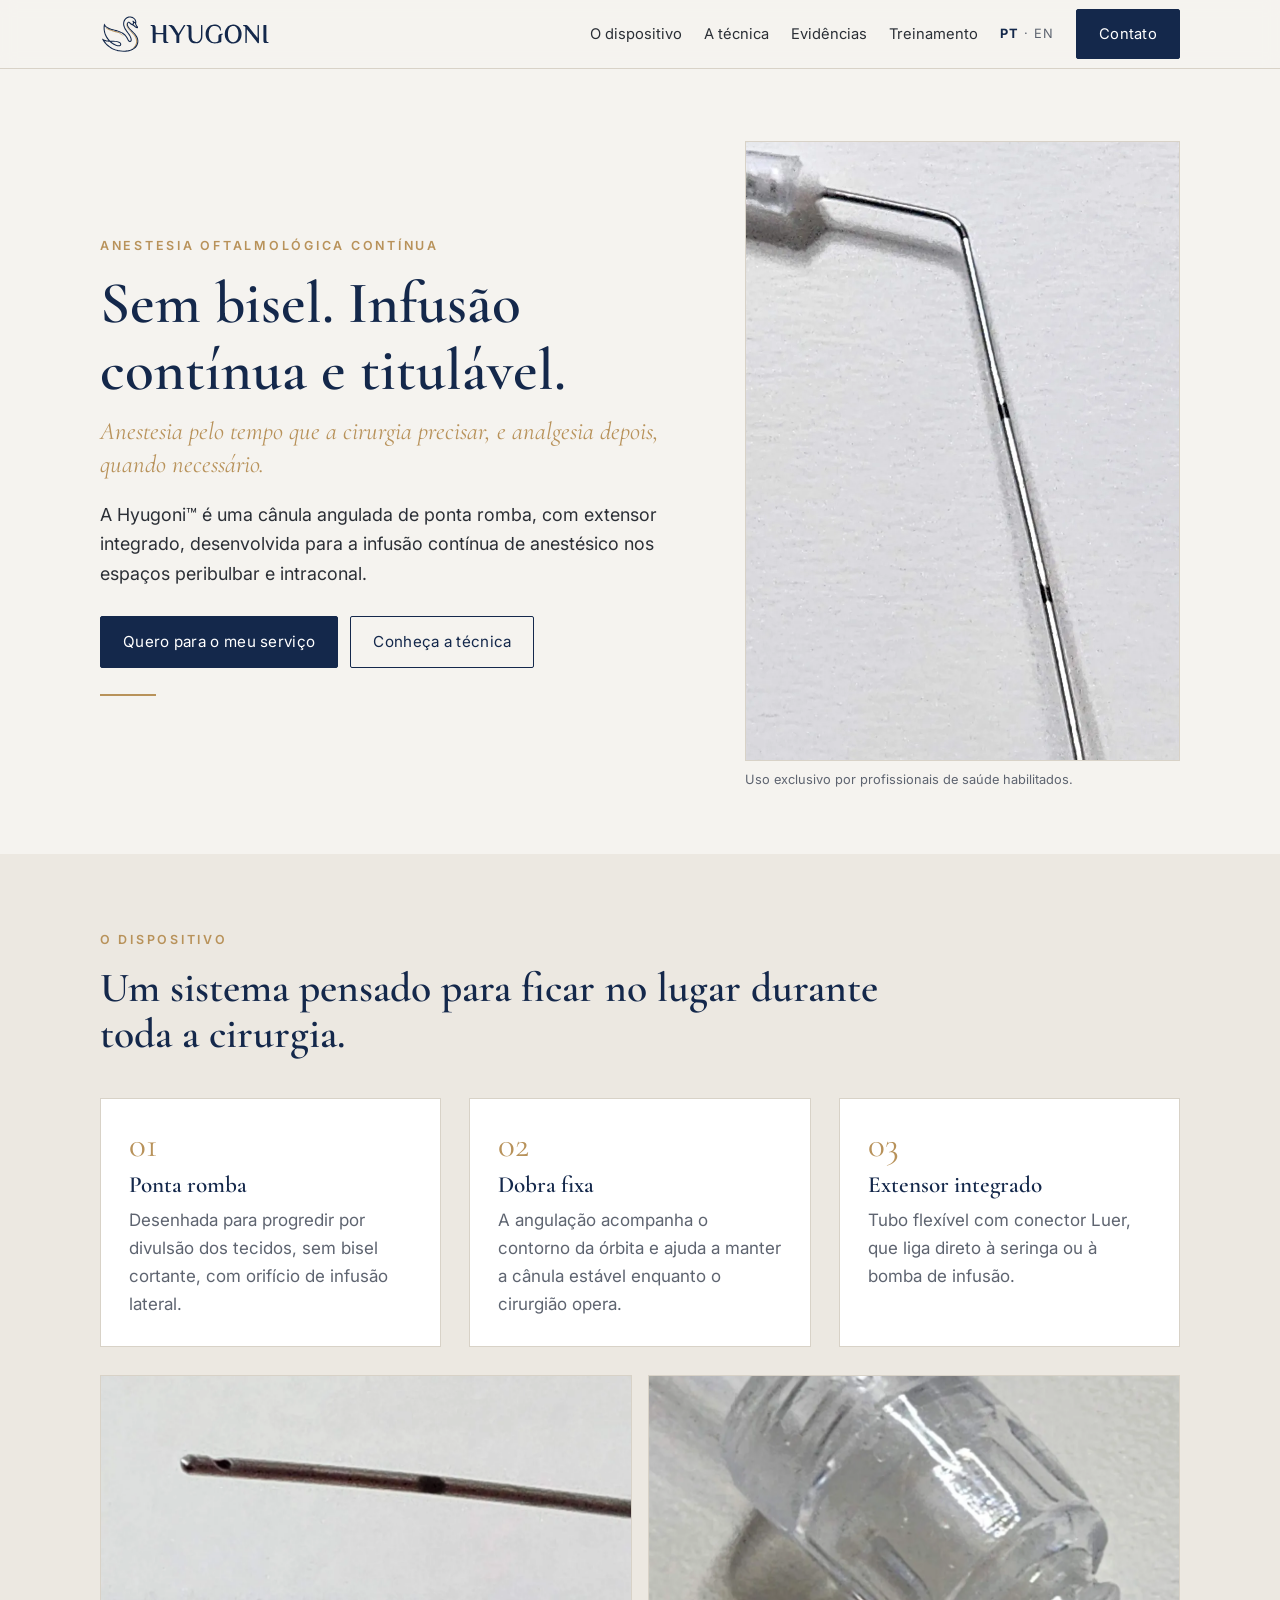
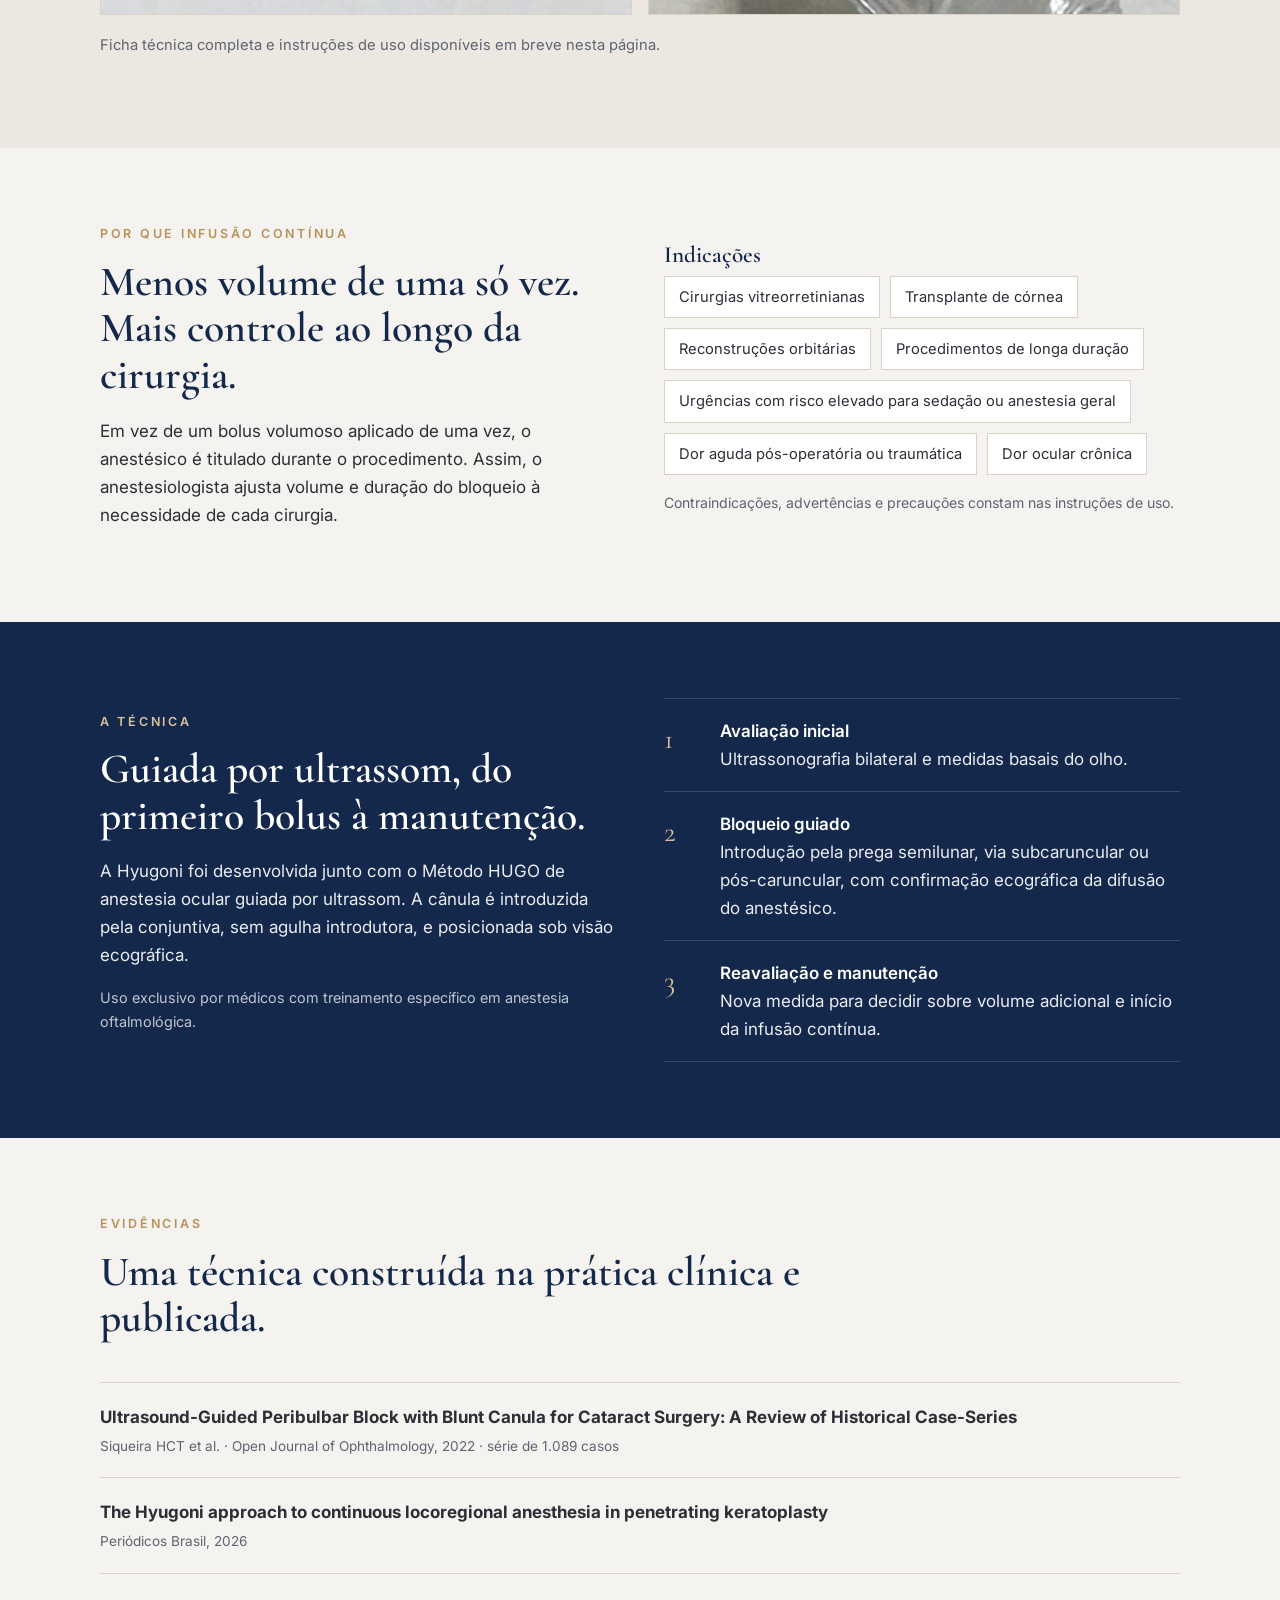
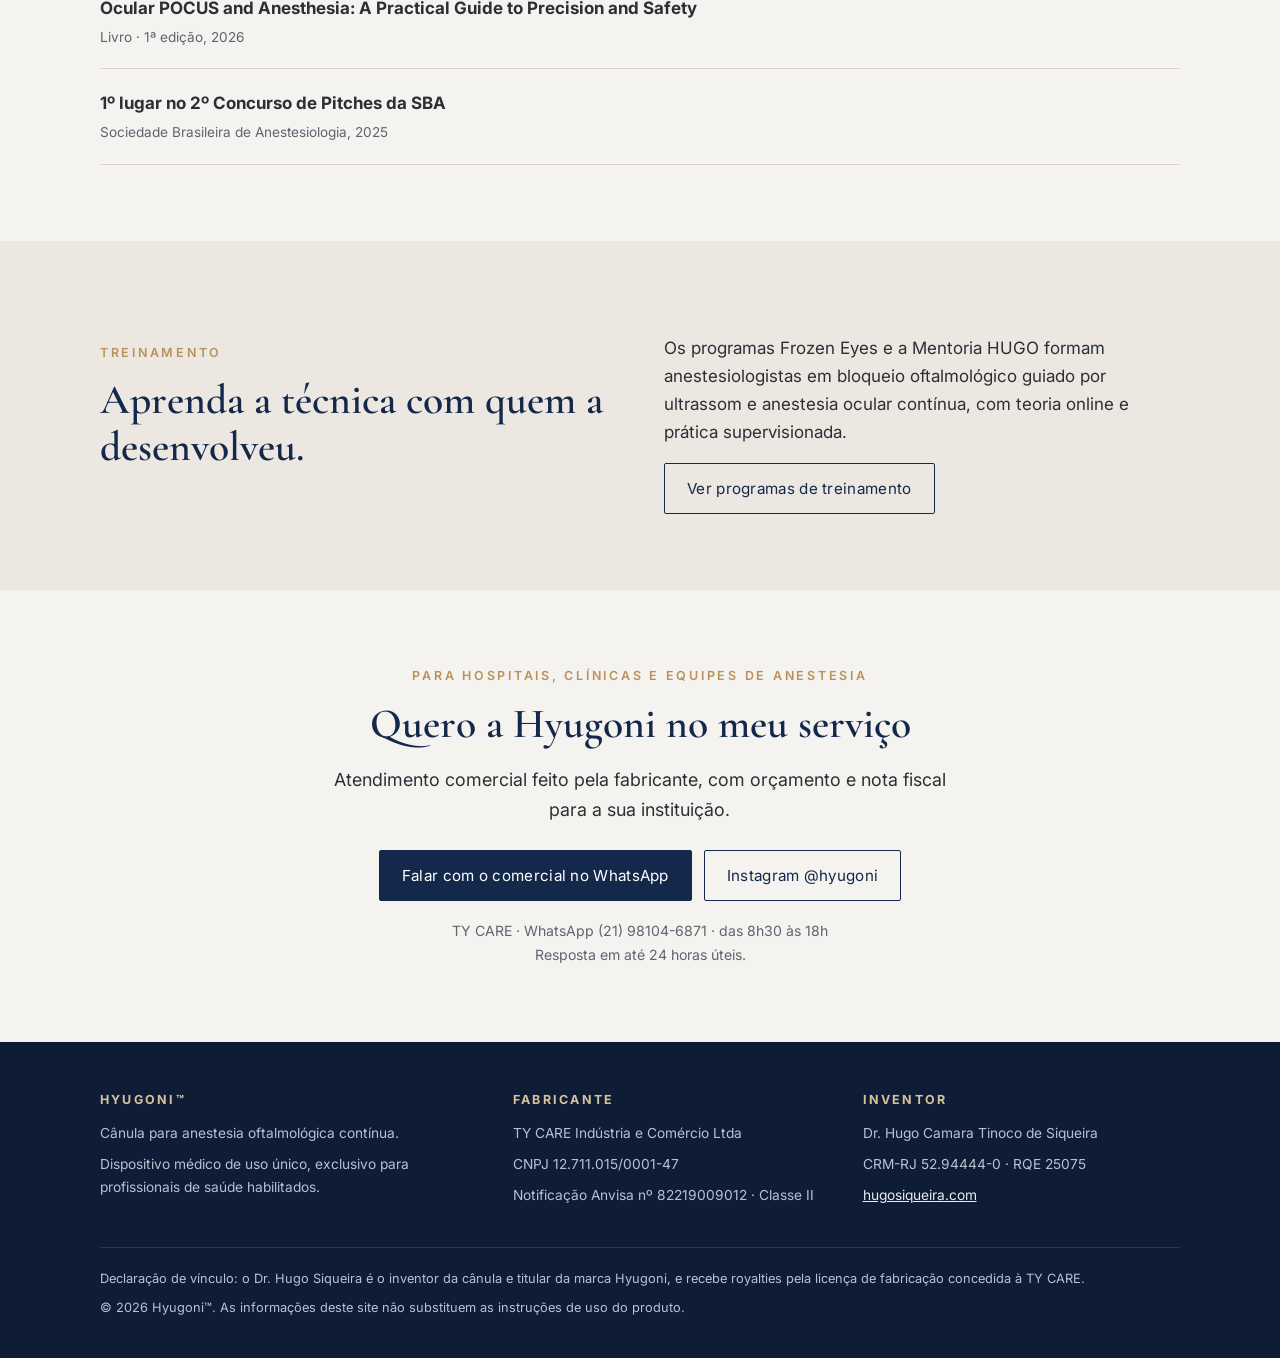
<file: index.html>
<!doctype html>
<html lang="pt-BR">
<head>
  <meta charset="utf-8">
  <meta name="viewport" content="width=device-width, initial-scale=1">
  <title>Hyugoni™ | Cânula para anestesia oftalmológica contínua</title>
  <meta name="description" content="Hyugoni™: cânula angulada de ponta romba com extensor integrado, para infusão contínua de anestésico nos espaços peribulbar e intraconal. Uso profissional.">
  <link rel="canonical" href="https://hyugoni.com/">
  <link rel="alternate" hreflang="pt-BR" href="https://hyugoni.com/">
  <link rel="icon" href="/assets/img/favicon.svg" type="image/svg+xml">
  <meta property="og:type" content="website">
  <meta property="og:title" content="Hyugoni™ | Anestesia oftalmológica contínua">
  <meta property="og:description" content="Cânula angulada de ponta romba com extensor integrado, para infusão contínua nos espaços peribulbar e intraconal.">
  <meta property="og:url" content="https://hyugoni.com/">
  <meta property="og:image" content="https://hyugoni.com/assets/img/ponta-romba.webp">
  <meta property="og:locale" content="pt_BR">
  <link rel="preconnect" href="https://fonts.googleapis.com">
  <link rel="preconnect" href="https://fonts.gstatic.com" crossorigin>
  <link href="https://fonts.googleapis.com/css2?family=Cormorant+Garamond:wght@500;600&family=Inter:wght@400;500;600&display=swap" rel="stylesheet">
  <link rel="stylesheet" href="/assets/css/style.css">
  <script type="application/ld+json">
  {
    "@context": "https://schema.org",
    "@type": "Product",
    "name": "Cânula Hyugoni",
    "brand": { "@type": "Brand", "name": "Hyugoni" },
    "description": "Cânula angulada de ponta romba com extensor integrado, para infusão contínua de anestésico nos espaços peribulbar e intraconal. Dispositivo médico de uso profissional.",
    "category": "Dispositivo médico - anestesia oftalmológica",
    "image": "https://hyugoni.com/assets/img/ponta-romba.webp",
    "logo": "https://hyugoni.com/assets/img/hyugoni-logo.svg",
    "manufacturer": {
      "@type": "Organization",
      "name": "TY CARE Indústria e Comércio Ltda",
      "taxID": "12.711.015/0001-47",
      "address": { "@type": "PostalAddress", "streetAddress": "R. Fontes, 371 - Paraíso", "addressLocality": "São Gonçalo", "addressRegion": "RJ", "postalCode": "24431-540", "addressCountry": "BR" },
      "contactPoint": { "@type": "ContactPoint", "contactType": "sales", "telephone": "+55-21-98104-6871", "areaServed": "BR", "availableLanguage": "Portuguese" }
    },
    "additionalProperty": [
      { "@type": "PropertyValue", "name": "Notificação Anvisa", "value": "82219009012" },
      { "@type": "PropertyValue", "name": "Classe de risco", "value": "II" }
    ],
    "url": "https://hyugoni.com/"
  }
  </script>
</head>
<body>

<header class="site-header">
  <div class="wrap">
    <a class="brand" href="/" aria-label="Hyugoni, página inicial">
      <img class="brand-cisne" src="/assets/img/hyugoni-cisne.svg" alt="" width="40" height="38">
      <img class="brand-nome" src="/assets/img/hyugoni-wordmark.svg" alt="Hyugoni" width="120" height="21">
    </a>
    <nav class="nav" aria-label="Principal">
      <a href="#dispositivo">O dispositivo</a>
      <a href="#tecnica">A técnica</a>
      <a href="#evidencias">Evidências</a>
      <a href="#treinamento">Treinamento</a>
      <span class="lang" title="Versão em inglês em breve"><strong>PT</strong> · EN</span>
      <a class="btn" href="#contato">Contato</a>
    </nav>
  </div>
</header>

<main>

  <section class="hero" aria-labelledby="titulo">
    <div class="wrap">
      <div>
        <p class="eyebrow">Anestesia oftalmológica contínua</p>
        <h1 id="titulo">Sem bisel. Infusão contínua e titulável.</h1>
        <p class="subtitle">Anestesia pelo tempo que a cirurgia precisar, e analgesia depois, quando necessário.</p>
        <p class="lead">A Hyugoni™ é uma cânula angulada de ponta romba, com extensor integrado, desenvolvida para a infusão contínua de anestésico nos espaços peribulbar e intraconal.</p>
        <div class="actions">
          <a class="btn" href="#contato">Quero para o meu serviço</a>
          <a class="btn ghost" href="#tecnica">Conheça a técnica</a>
        </div>
        <div class="rule"></div>
      </div>
      <figure class="hero-figure">
        <img src="/assets/img/hero-hyugoni.webp" alt="Cânula Hyugoni em aço cirúrgico, com dobra fixa, marcas de profundidade e extensor transparente" width="864" height="1400">
        <figcaption>Uso exclusivo por profissionais de saúde habilitados.</figcaption>
      </figure>
    </div>
  </section>

  <section id="dispositivo" class="alt" aria-labelledby="t-dispositivo">
    <div class="wrap">
      <div class="section-head">
        <p class="eyebrow">O dispositivo</p>
        <h2 id="t-dispositivo">Um sistema pensado para ficar no lugar durante toda a cirurgia.</h2>
      </div>
      <div class="grid-3">
        <div class="card">
          <span class="num">01</span>
          <h3>Ponta romba</h3>
          <p>Desenhada para progredir por divulsão dos tecidos, sem bisel cortante, com orifício de infusão lateral.</p>
        </div>
        <div class="card">
          <span class="num">02</span>
          <h3>Dobra fixa</h3>
          <p>A angulação acompanha o contorno da órbita e ajuda a manter a cânula estável enquanto o cirurgião opera.</p>
        </div>
        <div class="card">
          <span class="num">03</span>
          <h3>Extensor integrado</h3>
          <p>Tubo flexível com conector Luer, que liga direto à seringa ou à bomba de infusão.</p>
        </div>
      </div>
      <div class="gallery" style="margin-top:28px">
        <img src="/assets/img/ponta-romba.webp" alt="Detalhe da ponta romba com orifício lateral e marca de profundidade" loading="lazy">
        <img src="/assets/img/conector-luer.webp" alt="Conector Luer transparente na extremidade do extensor" loading="lazy">
      </div>
      <p style="margin-top:18px; color:var(--muted); font-size:.92rem">Ficha técnica completa e instruções de uso disponíveis em breve nesta página.</p>
    </div>
  </section>

  <section aria-labelledby="t-continua">
    <div class="wrap grid-2">
      <div>
        <p class="eyebrow">Por que infusão contínua</p>
        <h2 id="t-continua">Menos volume de uma só vez. Mais controle ao longo da cirurgia.</h2>
        <p>Em vez de um bolus volumoso aplicado de uma vez, o anestésico é titulado durante o procedimento. Assim, o anestesiologista ajusta volume e duração do bloqueio à necessidade de cada cirurgia.</p>
      </div>
      <div>
        <h3>Indicações</h3>
        <ul class="tags">
          <li>Cirurgias vitreorretinianas</li>
          <li>Transplante de córnea</li>
          <li>Reconstruções orbitárias</li>
          <li>Procedimentos de longa duração</li>
          <li>Urgências com risco elevado para sedação ou anestesia geral</li>
          <li>Dor aguda pós-operatória ou traumática</li>
          <li>Dor ocular crônica</li>
        </ul>
        <p style="font-size:.88rem; color:var(--muted); margin-top:16px">Contraindicações, advertências e precauções constam nas instruções de uso.</p>
      </div>
    </div>
  </section>

  <section id="tecnica" class="dark" aria-labelledby="t-tecnica">
    <div class="wrap grid-2">
      <div>
        <p class="eyebrow">A técnica</p>
        <h2 id="t-tecnica">Guiada por ultrassom, do primeiro bolus à manutenção.</h2>
        <p>A Hyugoni foi desenvolvida junto com o Método HUGO de anestesia ocular guiada por ultrassom. A cânula é introduzida pela conjuntiva, sem agulha introdutora, e posicionada sob visão ecográfica.</p>
        <p style="font-size:.9rem; opacity:.8">Uso exclusivo por médicos com treinamento específico em anestesia oftalmológica.</p>
      </div>
      <ol class="steps">
        <li><strong>Avaliação inicial</strong>Ultrassonografia bilateral e medidas basais do olho.</li>
        <li><strong>Bloqueio guiado</strong>Introdução pela prega semilunar, via subcaruncular ou pós-caruncular, com confirmação ecográfica da difusão do anestésico.</li>
        <li><strong>Reavaliação e manutenção</strong>Nova medida para decidir sobre volume adicional e início da infusão contínua.</li>
      </ol>
    </div>
  </section>

  <section id="evidencias" aria-labelledby="t-evidencias">
    <div class="wrap">
      <div class="section-head">
        <p class="eyebrow">Evidências</p>
        <h2 id="t-evidencias">Uma técnica construída na prática clínica e publicada.</h2>
      </div>
      <ul class="pubs">
        <li>
          <strong>Ultrasound-Guided Peribulbar Block with Blunt Canula for Cataract Surgery: A Review of Historical Case-Series</strong>
          <span class="meta">Siqueira HCT et al. · Open Journal of Ophthalmology, 2022 · série de 1.089 casos</span>
        </li>
        <li>
          <strong>The Hyugoni approach to continuous locoregional anesthesia in penetrating keratoplasty</strong>
          <span class="meta">Periódicos Brasil, 2026</span>
        </li>
        <li>
          <strong>Ocular POCUS and Anesthesia: A Practical Guide to Precision and Safety</strong>
          <span class="meta">Livro · 1ª edição, 2026</span>
        </li>
        <li>
          <strong>1º lugar no 2º Concurso de Pitches da SBA</strong>
          <span class="meta">Sociedade Brasileira de Anestesiologia, 2025</span>
        </li>
      </ul>
    </div>
  </section>

  <section id="treinamento" class="alt" aria-labelledby="t-treinamento">
    <div class="wrap grid-2">
      <div>
        <p class="eyebrow">Treinamento</p>
        <h2 id="t-treinamento">Aprenda a técnica com quem a desenvolveu.</h2>
      </div>
      <div>
        <p>Os programas Frozen Eyes e a Mentoria HUGO formam anestesiologistas em bloqueio oftalmológico guiado por ultrassom e anestesia ocular contínua, com teoria online e prática supervisionada.</p>
        <a class="btn ghost" href="https://hugosiqueira.com" rel="noopener">Ver programas de treinamento</a>
      </div>
    </div>
  </section>

  <section id="contato" class="cta" aria-labelledby="t-contato">
    <div class="wrap">
      <p class="eyebrow">Para hospitais, clínicas e equipes de anestesia</p>
      <h2 id="t-contato">Quero a Hyugoni no meu serviço</h2>
      <p class="lead">Atendimento comercial feito pela fabricante, com orçamento e nota fiscal para a sua instituição.</p>
      <div class="actions-center">
        <a class="btn" href="https://wa.me/5521981046871?text=Ol%C3%A1%21%20Vim%20pelo%20site%20hyugoni.com%20e%20quero%20a%20c%C3%A2nula%20Hyugoni%20no%20meu%20servi%C3%A7o.%0ANome%3A%0ACRM%20ou%20cargo%3A%0AInstitui%C3%A7%C3%A3o%3A%0ACNPJ%3A%0ACidade/UF%3A%0AVolume%20mensal%20estimado%3A%0ATipo%20de%20cirurgia%3A" target="_blank" rel="noopener">Falar com o comercial no WhatsApp</a>
        <a class="btn ghost" href="https://www.instagram.com/hyugoni" rel="noopener">Instagram @hyugoni</a>
      </div>
      <p class="contact-info">TY CARE · WhatsApp (21) 98104-6871 · das 8h30 às 18h<br>Resposta em até 24 horas úteis.</p>
    </div>
  </section>

</main>

<footer class="site-footer">
  <div class="wrap">
    <div class="cols">
      <div>
        <h4>Hyugoni™</h4>
        <p>Cânula para anestesia oftalmológica contínua.</p>
        <p>Dispositivo médico de uso único, exclusivo para profissionais de saúde habilitados.</p>
      </div>
      <div>
        <h4>Fabricante</h4>
        <p>TY CARE Indústria e Comércio Ltda</p>
        <p>CNPJ 12.711.015/0001-47</p>
        <p>Notificação Anvisa nº 82219009012 · Classe II</p>
      </div>
      <div>
        <h4>Inventor</h4>
        <p>Dr. Hugo Camara Tinoco de Siqueira</p>
        <p>CRM-RJ 52.94444-0 · RQE 25075</p>
        <p><a href="https://hugosiqueira.com" rel="noopener">hugosiqueira.com</a></p>
      </div>
    </div>
    <div class="legal">
      <p>Declaração de vínculo: o Dr. Hugo Siqueira é o inventor da cânula e titular da marca Hyugoni, e recebe royalties pela licença de fabricação concedida à TY CARE.</p>
      <p>© 2026 Hyugoni™. As informações deste site não substituem as instruções de uso do produto.</p>
    </div>
  </div>
</footer>

</body>
</html>
</file>
<file: assets/css/style.css>
:root {
  --navy: #14284B;
  --navy-deep: #0E1C36;
  --gold: #B8925A;
  --gold-soft: #D9C29B;
  --paper: #F5F3EF;
  --paper-2: #ECE8E1;
  --ink: #2B2F36;
  --muted: #5E6470;
  --line: #D8D2C7;
  --serif: "Cormorant Garamond", Georgia, "Times New Roman", serif;
  --sans: "Inter", system-ui, -apple-system, "Segoe UI", Roboto, sans-serif;
  --max: 1120px;
}

* { box-sizing: border-box; }
html { scroll-behavior: smooth; }
body {
  margin: 0;
  background: var(--paper);
  color: var(--ink);
  font-family: var(--sans);
  font-size: 17px;
  line-height: 1.65;
  -webkit-font-smoothing: antialiased;
}
img { max-width: 100%; display: block; }
a { color: var(--navy); }
a:hover { color: var(--gold); }

.wrap { max-width: var(--max); margin: 0 auto; padding: 0 20px; }

/* Header */
.site-header {
  position: sticky; top: 0; z-index: 10;
  background: rgba(245, 243, 239, 0.92);
  backdrop-filter: blur(8px);
  border-bottom: 1px solid var(--line);
}
.site-header .wrap { display: flex; align-items: center; justify-content: space-between; height: 68px; }
.brand { display: flex; align-items: center; gap: 10px; text-decoration: none; color: var(--navy); }
.brand .brand-cisne { width: 40px; height: 38px; }
.brand .brand-nome { width: 120px; height: auto; }
.nav { display: flex; gap: 22px; align-items: center; }
.nav a { text-decoration: none; font-size: 0.92rem; color: var(--ink); }
.nav a:hover { color: var(--gold); }
.nav .btn { color: #fff; }
.lang { font-size: 0.8rem; letter-spacing: 0.08em; color: var(--muted); }
.lang strong { color: var(--navy); }

/* Buttons */
.btn {
  display: inline-block; padding: 12px 22px; border-radius: 2px;
  background: var(--navy); color: #fff; text-decoration: none;
  font-size: 0.95rem; letter-spacing: 0.02em; border: 1px solid var(--navy);
  transition: background .2s, color .2s;
}
.btn:hover { background: var(--navy-deep); color: #fff; }
.btn.ghost { background: transparent; color: var(--navy); }
.btn.ghost:hover { background: var(--navy); color: #fff; }

/* Hero */
.hero { padding: 72px 0 64px; }
.hero .wrap { display: grid; grid-template-columns: 1.15fr 0.85fr; gap: 56px; align-items: center; }
.eyebrow {
  font-size: 0.78rem; letter-spacing: 0.22em; text-transform: uppercase;
  color: var(--gold); margin: 0 0 14px; font-weight: 600;
}
h1, h2, h3 { font-family: var(--serif); color: var(--navy); font-weight: 600; line-height: 1.12; margin: 0 0 18px; }
h1 { font-size: clamp(2.4rem, 5vw, 3.7rem); }
h2 { font-size: clamp(1.9rem, 3.4vw, 2.6rem); }
h3 { font-size: 1.45rem; margin-bottom: 8px; }
.subtitle { font-family: var(--serif); font-size: clamp(1.25rem, 2.2vw, 1.55rem); color: var(--gold); font-style: italic; margin: -6px 0 18px; line-height: 1.35; }
.lead { font-size: 1.12rem; color: var(--ink); max-width: 36em; }
.hero .actions { display: flex; gap: 12px; flex-wrap: wrap; margin-top: 28px; }
.hero-figure { position: relative; margin: 0; }
.hero-figure img { width: 100%; max-height: 620px; object-fit: cover; object-position: top; border: 1px solid var(--line); }
.hero-figure figcaption { font-size: 0.8rem; color: var(--muted); margin-top: 8px; }
.rule { width: 56px; height: 2px; background: var(--gold); margin: 26px 0 0; }

/* Sections */
section { padding: 76px 0; }
section.alt { background: var(--paper-2); }
section.dark { background: var(--navy); color: #E9ECF2; }
section.dark h2, section.dark h3 { color: #fff; }
section.dark .eyebrow { color: var(--gold-soft); }
.section-head { max-width: 46em; margin-bottom: 40px; }

.grid-3 { display: grid; grid-template-columns: repeat(3, 1fr); gap: 28px; }
.grid-2 { display: grid; grid-template-columns: 1fr 1fr; gap: 48px; align-items: center; }
.card { background: #fff; border: 1px solid var(--line); padding: 28px; }
.card p { margin: 0; color: var(--muted); }
.num { font-family: var(--serif); font-size: 2.2rem; color: var(--gold); line-height: 1; margin-bottom: 10px; display: block; }

.steps { list-style: none; padding: 0; margin: 0; counter-reset: s; }
.steps li { counter-increment: s; padding: 18px 0 18px 56px; position: relative; border-top: 1px solid rgba(255,255,255,.16); }
.steps li:last-child { border-bottom: 1px solid rgba(255,255,255,.16); }
.steps li::before {
  content: counter(s); position: absolute; left: 0; top: 16px;
  font-family: var(--serif); font-size: 1.8rem; color: var(--gold-soft);
}
.steps strong { color: #fff; display: block; font-weight: 600; }

.tags { display: flex; flex-wrap: wrap; gap: 10px; padding: 0; margin: 0; list-style: none; }
.tags li { border: 1px solid var(--line); background: #fff; padding: 8px 14px; font-size: 0.92rem; }

.pubs { list-style: none; padding: 0; margin: 0; }
.pubs li { padding: 20px 0; border-top: 1px solid var(--line); }
.pubs li:last-child { border-bottom: 1px solid var(--line); }
.pubs .meta { font-size: 0.85rem; color: var(--muted); display: block; margin-top: 4px; }

.gallery { display: grid; grid-template-columns: 1fr 1fr; gap: 16px; }
.gallery img { width: 100%; height: 240px; object-fit: cover; border: 1px solid var(--line); }

.cta { text-align: center; }
.cta .lead { margin: 0 auto 26px; }
.actions-center { display: flex; gap: 12px; justify-content: center; flex-wrap: wrap; margin-bottom: 18px; }
.contact-info { font-size: 0.88rem; color: var(--muted); margin: 0; }
.notice {
  display: inline-block; border: 1px dashed var(--gold); padding: 14px 20px;
  font-size: 0.95rem; color: var(--ink); background: #fff; margin-bottom: 22px;
}

/* Footer */
.site-footer { background: var(--navy-deep); color: #B9C1D0; font-size: 0.86rem; padding: 48px 0 32px; }
.site-footer a { color: #E9ECF2; }
.site-footer .cols { display: grid; grid-template-columns: 1.2fr 1fr 1fr; gap: 32px; }
.site-footer h4 { font-family: var(--sans); font-size: 0.78rem; letter-spacing: 0.18em; text-transform: uppercase; color: var(--gold-soft); margin: 0 0 12px; }
.site-footer p { margin: 0 0 8px; }
.site-footer .legal { border-top: 1px solid rgba(255,255,255,.12); margin-top: 32px; padding-top: 20px; font-size: 0.8rem; }

/* Responsive */
@media (max-width: 880px) {
  .hero .wrap, .grid-2 { grid-template-columns: 1fr; gap: 32px; }
  .grid-3 { grid-template-columns: 1fr; }
  .site-footer .cols { grid-template-columns: 1fr; }
  .nav a:not(.btn), .lang { display: none; }
  .hero { padding: 44px 0; }
  section { padding: 56px 0; }
  .hero-figure img { max-height: none; }
  .gallery img { height: 180px; }
}
</file>
